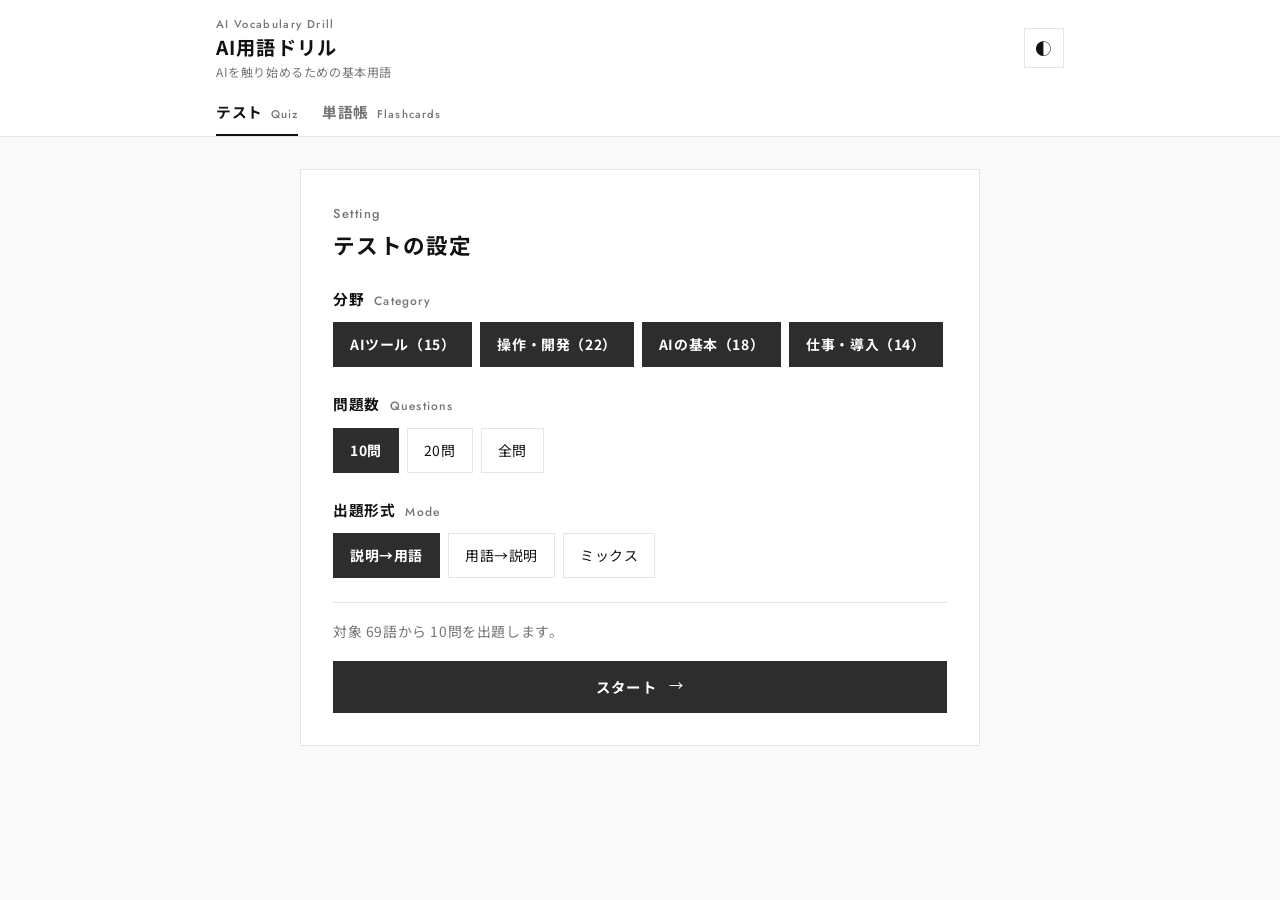
<file: index.html>
<!DOCTYPE html>
<html lang="ja">
<head>
  <meta charset="UTF-8">
  <meta name="viewport" content="width=device-width, initial-scale=1.0">
  <meta name="color-scheme" content="light dark">
  <title>AI用語ドリル</title>
  <!-- アイコン：タブ用（SVG）、iPhoneのホーム画面用（PNG）、Android用の設定 -->
  <link rel="icon" href="icon.svg" type="image/svg+xml">
  <link rel="apple-touch-icon" href="apple-touch-icon.png">
  <link rel="manifest" href="manifest.webmanifest">
  <meta name="apple-mobile-web-app-title" content="AI用語ドリル">
  <meta name="theme-color" content="#ffffff" media="(prefers-color-scheme: light)">
  <meta name="theme-color" content="#1d1d1d" media="(prefers-color-scheme: dark)">
  <!-- フォント：英字は Jost、日本語は Noto Sans JP -->
  <link rel="preconnect" href="https://fonts.googleapis.com">
  <link rel="preconnect" href="https://fonts.gstatic.com" crossorigin>
  <link rel="stylesheet" href="https://fonts.googleapis.com/css2?family=Jost:wght@400;500;600&family=Noto+Sans+JP:wght@400;500;700&display=swap">
  <link rel="stylesheet" href="style.css">
</head>
<body>
  <!-- ヘッダー：タイトル・タブ・テーマ切替 -->
  <header class="app-header">
    <div class="header-inner">
      <div class="brand">
        <p class="eyebrow">AI Vocabulary Drill</p>
        <h1 class="app-title">AI用語ドリル</h1>
        <p class="app-subtitle">AIを触り始めるための基本用語</p>
      </div>
      <button id="theme-toggle" class="icon-btn" type="button" aria-label="テーマ切替" title="ライト／ダーク切替">◐</button>
    </div>
    <nav class="tabs" role="tablist">
      <button class="tab is-active" type="button" role="tab" data-view="quiz" aria-selected="true">テスト<span class="en">Quiz</span></button>
      <button class="tab" type="button" role="tab" data-view="cards" aria-selected="false">単語帳<span class="en">Flashcards</span></button>
    </nav>
  </header>

  <main class="container">
    <!-- 読み込みエラー表示 -->
    <p id="load-error" class="notice notice-error" hidden></p>

    <!-- ===== テスト ===== -->
    <section id="view-quiz" class="view">

      <!-- 設定画面 -->
      <div id="quiz-setup" class="panel">
        <p class="eyebrow">Setting</p>
        <h2 class="panel-title">テストの設定</h2>

        <fieldset class="field">
          <legend>分野<span class="en">Category</span></legend>
          <div id="category-options" class="chip-group"></div>
        </fieldset>

        <fieldset class="field">
          <legend>問題数<span class="en">Questions</span></legend>
          <div class="chip-group">
            <label class="chip"><input type="radio" name="count" value="10" checked><span>10問</span></label>
            <label class="chip"><input type="radio" name="count" value="20"><span>20問</span></label>
            <label class="chip"><input type="radio" name="count" value="all"><span>全問</span></label>
          </div>
        </fieldset>

        <fieldset class="field">
          <legend>出題形式<span class="en">Mode</span></legend>
          <div class="chip-group">
            <label class="chip"><input type="radio" name="mode" value="d2t" checked><span>説明→用語</span></label>
            <label class="chip"><input type="radio" name="mode" value="t2d"><span>用語→説明</span></label>
            <label class="chip"><input type="radio" name="mode" value="mix"><span>ミックス</span></label>
          </div>
        </fieldset>

        <p id="setup-summary" class="muted"></p>
        <button id="start-btn" class="btn btn-primary btn-block btn-arrow" type="button">スタート</button>
      </div>

      <!-- 出題画面 -->
      <div id="quiz-play" class="panel" hidden>
        <div class="progress-row">
          <p class="eyebrow">Question<span id="progress-text" class="progress-text"></span></p>
          <button id="quit-btn" class="btn-link" type="button">中断する</button>
        </div>
        <div class="progress"><div id="progress-bar" class="progress-bar"></div></div>

        <span id="q-category" class="badge"></span>
        <p id="q-label" class="q-label"></p>
        <div id="q-text" class="q-text"></div>

        <div id="options" class="options"></div>

        <!-- 回答後の解説 -->
        <div id="feedback" class="feedback" hidden>
          <p id="feedback-result" class="feedback-result"></p>
          <div class="feedback-term">
            <strong id="fb-term"></strong>
            <span id="fb-english" class="english"></span>
          </div>
          <h3 class="feedback-heading">解説</h3>
          <p id="fb-definition"></p>
          <h3 class="feedback-heading">使い方・例</h3>
          <p id="fb-example"></p>
          <button id="next-btn" class="btn btn-primary btn-block btn-arrow" type="button">次へ</button>
        </div>
      </div>

      <!-- 結果画面 -->
      <div id="quiz-result" class="panel" hidden>
        <p class="eyebrow">Result</p>
        <h2 class="panel-title">結果</h2>
        <div class="score">
          <span id="score-rate" class="score-rate"></span>
          <span id="score-detail" class="muted"></span>
        </div>

        <h3 class="section-heading">分野別正答率<span class="en">By Category</span></h3>
        <ul id="category-stats" class="stats"></ul>

        <div id="wrong-section">
          <h3 class="section-heading">間違えた用語<span class="en">Review</span></h3>
          <ul id="wrong-list" class="wrong-list"></ul>
        </div>

        <div class="btn-row">
          <button id="retry-wrong-btn" class="btn btn-primary btn-arrow" type="button">間違えた問題だけ再挑戦</button>
          <button id="back-setup-btn" class="btn btn-outline" type="button">設定に戻る</button>
        </div>
      </div>
    </section>

    <!-- ===== 単語帳 ===== -->
    <section id="view-cards" class="view" hidden>
      <div class="cards-head">
        <p class="eyebrow">Flashcards</p>
        <h2 class="panel-title">単語帳</h2>
      </div>
      <div class="cards-toolbar">
        <select id="card-category" class="select" aria-label="分野で絞り込み">
          <option value="all">すべての分野</option>
        </select>
        <label class="switch">
          <input id="only-unlearned" type="checkbox">
          <span>未習得のみ</span>
        </label>
      </div>
      <p id="learned-count" class="muted"></p>
      <div id="card-grid" class="card-grid"></div>
      <p id="cards-empty" class="notice" hidden>表示する用語はありません。すべて覚えました！</p>
    </section>
  </main>

  <!-- キャラクターの吹き出し（正解・覚えた・結果などで登場。タップで閉じる） -->
  <div id="mascot" class="mascot" role="status" aria-live="polite" hidden>
    <div id="mascot-char" class="mascot-char" aria-hidden="true"></div>
    <div class="mascot-bubble">
      <b id="mascot-label" class="mascot-label"></b>
      <span id="mascot-text" class="mascot-text"></span>
    </div>
  </div>

  <script src="app.js"></script>
</body>
</html>
</file>
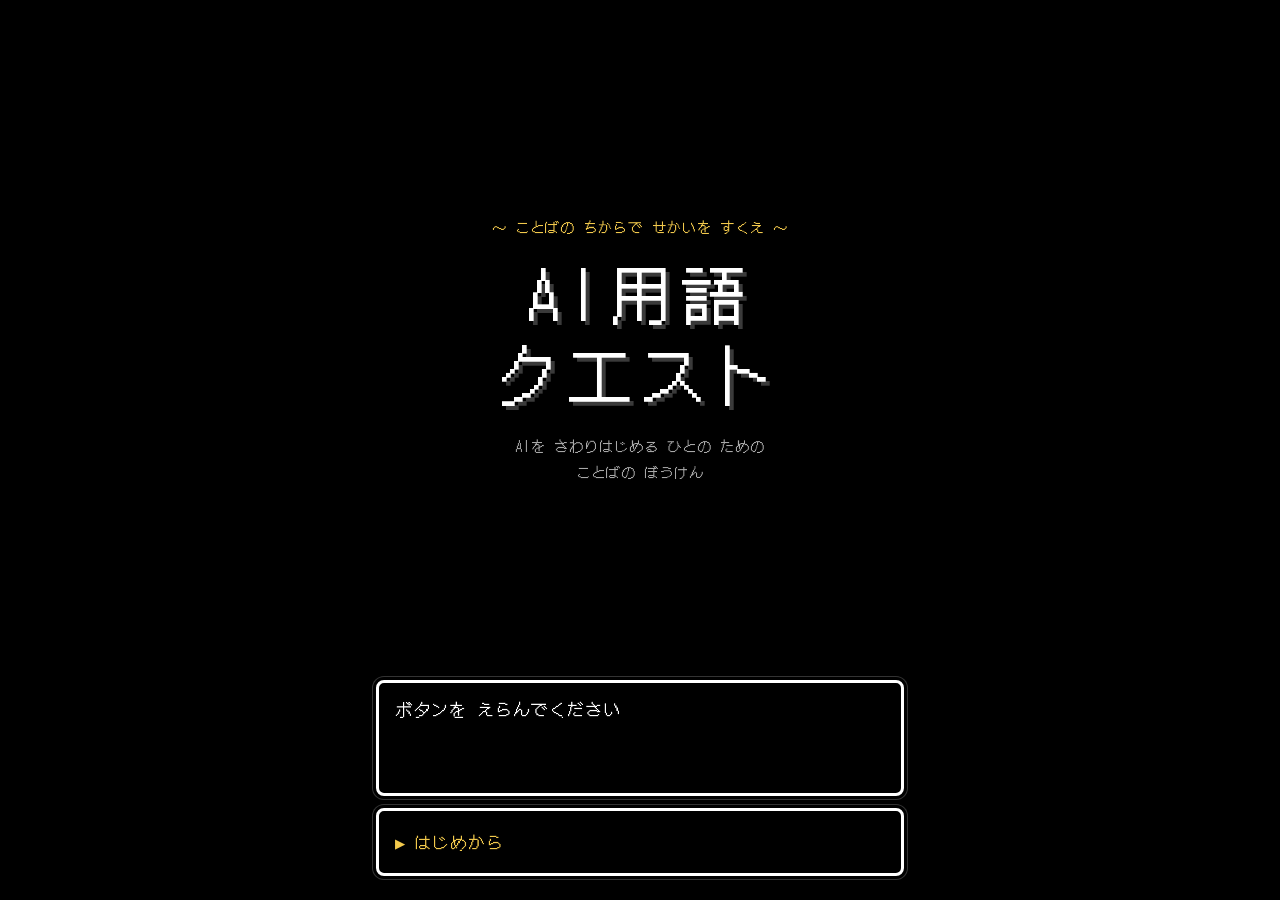
<file: rpg/index.html>
<!DOCTYPE html>
<html lang="ja">
<head>
  <meta charset="UTF-8">
  <meta name="viewport" content="width=device-width, initial-scale=1.0">
  <meta name="color-scheme" content="dark">
  <meta name="theme-color" content="#000000">
  <title>AI用語クエスト</title>
  <!-- アイコン：タブ用（SVG）、iPhoneのホーム画面用（PNG）、Android用の設定。本家とは別のRPG版専用 -->
  <link rel="icon" href="icon.svg" type="image/svg+xml">
  <link rel="apple-touch-icon" href="apple-touch-icon.png">
  <link rel="manifest" href="manifest.webmanifest">
  <meta name="apple-mobile-web-app-title" content="AI用語クエスト">
  <!-- ドット文字のフォント -->
  <link rel="preconnect" href="https://fonts.googleapis.com">
  <link rel="preconnect" href="https://fonts.gstatic.com" crossorigin>
  <link rel="stylesheet" href="https://fonts.googleapis.com/css2?family=DotGothic16&display=swap">
  <link rel="stylesheet" href="style.css">
</head>
<body>
  <main id="game" class="game">
    <!-- 読み込みエラー -->
    <p id="load-error" class="window" hidden></p>

    <!-- タイトル -->
    <section id="screen-title" class="screen" hidden>
      <div class="title-logo">
        <p class="title-sub">〜 ことばの ちからで せかいを すくえ 〜</p>
        <h1 class="title-main">AI用語<br>クエスト</h1>
        <p class="title-copy">AIを さわりはじめる ひとの ための<br>ことばの ぼうけん</p>
      </div>
    </section>

    <!-- 名前入力 -->
    <section id="screen-name" class="screen" hidden>
      <form id="name-form" class="window name-window">
        <label for="name-input">あなたの なまえを おしえてください</label>
        <input id="name-input" class="name-input" type="text" maxlength="6" autocomplete="off" placeholder="ゆうしゃ">
        <button class="name-submit" type="submit">▶ けってい</button>
      </form>
    </section>

    <!-- ワールドマップ -->
    <section id="screen-map" class="screen" hidden>
      <div id="map-status" class="window status-window"></div>
      <ol id="map-areas" class="map-areas"></ol>
    </section>

    <!-- 戦闘 -->
    <section id="screen-battle" class="screen" hidden>
      <div id="battle-status" class="window status-window status-compact"></div>
      <div class="field">
        <p id="area-name" class="area-name"></p>
        <div id="monster" class="monster"></div>
        <p id="monster-name" class="monster-name"></p>
        <p id="monster-hp" class="monster-hp" aria-label="モンスターの のこりHP"></p>
      </div>
      <div id="question" class="window question-window" hidden>
        <p id="question-label" class="question-label"></p>
        <p id="question-text" class="question-text"></p>
      </div>
    </section>

    <!-- エンディング -->
    <section id="screen-ending" class="screen" hidden>
      <div class="title-logo">
        <p class="title-sub">〜 CONGRATULATIONS 〜</p>
        <h1 class="title-main">へいわが<br>もどった</h1>
      </div>
      <div id="ending-status" class="window status-window"></div>
    </section>

    <!-- メッセージとコマンド（どの画面でも共通で使う） -->
    <div id="message" class="window message-window" hidden>
      <p id="message-text" class="message-text"></p>
      <span class="message-next" aria-hidden="true">▼</span>
    </div>
    <div id="commands" class="window command-window" role="menu" hidden></div>
  </main>

  <script src="app.js"></script>
</body>
</html>
</file>
<file: style.css>
/*
  デザインの考え方
  - モノトーン（白・薄いグレー・黒）が基本。差し色はオレンジとティールを細い線や正誤表示にだけ使う
  - 英字は Jost、日本語は Noto Sans JP。見出しの上に小さな英字ラベル（eyebrow）を置く
  - 角は丸めず、1px の罫線で区切る
*/

/* ===== カラー定義（ライト） ===== */
:root {
  --bg: #f9f9f9;
  --surface: #ffffff;
  --surface-2: #f4f4f2;
  --text: #121212;
  --muted: #757575;
  --faint: #c7c7c7;
  --line: #e5e5e5;
  --ink: #2d2d2d;          /* 塗りボタン */
  --ink-text: #ffffff;     /* 塗りボタンの文字 */
  --accent: #e8623c;       /* オレンジ（進捗バーなどの差し色） */
  --accent-2: #f2a03c;
  --ok: #3fb6a8;           /* ティール（正解） */
  --ok-text: #1f8277;
  --ok-soft: #eef8f6;
  --ng: #e8623c;           /* オレンジ（不正解） */
  --ng-text: #c24a26;
  --ng-soft: #fdf1ec;
  --char-body: #131313;    /* キャラクター：ビットの体 */
  --char-face: #ffffff;    /* キャラクター：ビットの顔 */
  --char-fill: #ffffff;    /* キャラクター：フキダシの中 */
  --char-line: #131313;    /* キャラクター：フキダシの線 */
  --font-en: "Jost", "Noto Sans JP", sans-serif;
  --font-ja: "Noto Sans JP", "Hiragino Sans", "Hiragino Kaku Gothic ProN", "Yu Gothic", sans-serif;
  --ease: cubic-bezier(0.4, 0.4, 0, 1);
  color-scheme: light;
}

/* ===== カラー定義（ダーク） ===== */
/* OS設定がダークで、手動でライト指定されていない場合 */
@media (prefers-color-scheme: dark) {
  :root:not([data-theme="light"]) {
    --bg: #131313;
    --surface: #1d1d1d;
    --surface-2: #252525;
    --text: #f0f0ea;
    --muted: #a9a9a4;
    --faint: #565656;
    --line: #333333;
    --ink: #f0f0ea;
    --ink-text: #131313;
    --ok-text: #5fcfc1;
    --ok-soft: rgba(63, 182, 168, 0.12);
    --ng-text: #f0875f;
    --ng-soft: rgba(232, 98, 60, 0.12);
    --char-body: #f0f0ea;
    --char-face: #131313;
    --char-fill: #1d1d1d;
    --char-line: #f0f0ea;
    color-scheme: dark;
  }
}
/* 手動でダーク指定した場合 */
:root[data-theme="dark"] {
  --bg: #131313;
  --surface: #1d1d1d;
  --surface-2: #252525;
  --text: #f0f0ea;
  --muted: #a9a9a4;
  --faint: #565656;
  --line: #333333;
  --ink: #f0f0ea;
  --ink-text: #131313;
  --ok-text: #5fcfc1;
  --ok-soft: rgba(63, 182, 168, 0.12);
  --ng-text: #f0875f;
  --ng-soft: rgba(232, 98, 60, 0.12);
  --char-body: #f0f0ea;
  --char-face: #131313;
  --char-fill: #1d1d1d;
  --char-line: #f0f0ea;
  color-scheme: dark;
}

/* ===== ベース ===== */
*,
*::before,
*::after {
  box-sizing: border-box;
}

body {
  margin: 0;
  background: var(--bg);
  color: var(--text);
  font-family: var(--font-ja);
  font-size: 15px;
  line-height: 1.8;
  letter-spacing: 0.04em;
  -webkit-text-size-adjust: 100%;
  -webkit-font-smoothing: antialiased;
}

[hidden] {
  display: none !important;
}

button {
  font: inherit;
  color: inherit;
  letter-spacing: inherit;
}

.muted {
  color: var(--muted);
  font-size: 0.87rem;
}

/* 見出しの上に置く小さな英字ラベル */
.eyebrow {
  margin: 0 0 4px;
  font-family: var(--font-en);
  font-size: 0.8rem;
  font-weight: 500;
  letter-spacing: 0.12em;
  color: var(--muted);
}

/* 日本語の横に添える英字 */
.en {
  margin-left: 10px;
  font-family: var(--font-en);
  font-size: 0.75rem;
  font-weight: 500;
  letter-spacing: 0.1em;
  color: var(--muted);
}

.english {
  font-family: var(--font-en);
  color: var(--muted);
  letter-spacing: 0.06em;
}

/* ===== ヘッダー ===== */
.app-header {
  position: sticky;
  top: 0;
  z-index: 10;
  background: var(--surface);
  border-bottom: 1px solid var(--line);
}

.header-inner {
  max-width: 880px;
  margin: 0 auto;
  padding: 14px 16px 6px;
  display: flex;
  align-items: center;
  justify-content: space-between;
  gap: 12px;
}

.brand .eyebrow {
  font-size: 0.7rem;
  margin: 0;
}

.app-title {
  margin: 0;
  font-size: 1.2rem;
  font-weight: 700;
  letter-spacing: 0.06em;
  line-height: 1.4;
}

.app-subtitle {
  margin: 0;
  font-size: 0.75rem;
  color: var(--muted);
}

.icon-btn {
  flex: none;
  width: 40px;
  height: 40px;
  border: 1px solid var(--line);
  border-radius: 0;
  background: var(--surface);
  cursor: pointer;
  font-size: 1.05rem;
  transition: background 0.3s var(--ease), color 0.3s var(--ease);
}

.icon-btn:hover {
  background: var(--ink);
  color: var(--ink-text);
}

.tabs {
  max-width: 880px;
  margin: 0 auto;
  padding: 0 16px;
  display: flex;
  gap: 24px;
}

.tab {
  padding: 10px 0 9px;
  border: none;
  border-bottom: 2px solid transparent;
  background: none;
  color: var(--muted);
  cursor: pointer;
  font-weight: 700;
  font-size: 0.92rem;
  transition: color 0.3s var(--ease), border-color 0.3s var(--ease);
}

.tab .en {
  margin-left: 8px;
  font-size: 0.7rem;
}

.tab:hover {
  color: var(--text);
}

.tab.is-active {
  color: var(--text);
  border-bottom-color: var(--text);
}

/* ===== レイアウト ===== */
.container {
  max-width: 880px;
  margin: 0 auto;
  padding: 32px 16px 64px;
}

.panel {
  max-width: 680px;
  margin: 0 auto;
  background: var(--surface);
  border: 1px solid var(--line);
  padding: 32px;
}

.panel-title {
  margin: 0 0 24px;
  font-size: 1.35rem;
  font-weight: 700;
  letter-spacing: 0.06em;
  line-height: 1.5;
}

.notice {
  background: var(--surface);
  border: 1px solid var(--line);
  padding: 16px;
  text-align: center;
}

.notice-error {
  background: var(--ng-soft);
  border-color: var(--ng);
  color: var(--ng-text);
  text-align: left;
}

/* ===== ボタン ===== */
.btn {
  display: inline-flex;
  align-items: center;
  justify-content: center;
  gap: 12px;
  min-height: 52px;
  padding: 12px 24px;
  border: 1px solid var(--ink);
  border-radius: 0;
  background: var(--surface);
  color: var(--text);
  cursor: pointer;
  font-weight: 700;
  font-size: 0.9rem;
  letter-spacing: 0.08em;
  transition: background 0.4s var(--ease), color 0.4s var(--ease), opacity 0.2s;
}

.btn:hover:not(:disabled) {
  background: var(--ink);
  color: var(--ink-text);
}

.btn:disabled {
  opacity: 0.35;
  cursor: not-allowed;
}

.btn-primary {
  background: var(--ink);
  color: var(--ink-text);
}

.btn-primary:hover:not(:disabled) {
  background: var(--surface);
  color: var(--text);
}

/* 矢印付きボタン（ホバーで矢印が少し右へ） */
.btn-arrow::after {
  content: "→";
  font-family: var(--font-en);
  font-weight: 400;
  transition: transform 0.4s var(--ease);
}

.btn-arrow:hover:not(:disabled)::after {
  transform: translateX(4px);
}

.btn-block {
  width: 100%;
}

.btn-link {
  background: none;
  border: none;
  color: var(--muted);
  cursor: pointer;
  font-size: 0.8rem;
  padding: 4px 0;
  border-bottom: 1px solid var(--faint);
}

.btn-link:hover {
  color: var(--text);
  border-bottom-color: var(--text);
}

.btn-row {
  display: flex;
  flex-wrap: wrap;
  gap: 12px;
  margin-top: 32px;
}

.btn-row .btn {
  flex: 1 1 220px;
}

/* ===== 設定画面 ===== */
.field {
  border: none;
  margin: 0 0 24px;
  padding: 0;
}

.field legend {
  font-weight: 700;
  font-size: 0.92rem;
  margin-bottom: 10px;
  padding: 0;
}

.chip-group {
  display: flex;
  flex-wrap: wrap;
  gap: 8px;
}

.chip input {
  position: absolute;
  opacity: 0;
  pointer-events: none;
}

.chip span {
  display: inline-block;
  padding: 9px 16px;
  border: 1px solid var(--line);
  background: var(--surface);
  cursor: pointer;
  font-size: 0.87rem;
  user-select: none;
  transition: background 0.3s var(--ease), border-color 0.3s var(--ease), color 0.3s var(--ease);
}

.chip span:hover {
  border-color: var(--ink);
}

.chip input:checked + span {
  background: var(--ink);
  border-color: var(--ink);
  color: var(--ink-text);
  font-weight: 700;
}

.chip input:focus-visible + span {
  outline: 2px solid var(--accent);
  outline-offset: 2px;
}

#setup-summary {
  margin: 8px 0 16px;
  padding-top: 16px;
  border-top: 1px solid var(--line);
}

/* ===== 出題画面 ===== */
.progress-row {
  display: flex;
  justify-content: space-between;
  align-items: center;
}

.progress-row .eyebrow {
  margin: 0;
}

.progress-text {
  margin-left: 12px;
  color: var(--text);
  font-weight: 600;
}

/* 進捗バー：オレンジのグラデーションの細い線 */
.progress {
  height: 3px;
  background: var(--line);
  margin: 10px 0 24px;
}

.progress-bar {
  height: 100%;
  width: 0;
  background: linear-gradient(90deg, var(--accent), var(--accent-2));
  transition: width 0.5s var(--ease);
}

.badge {
  display: inline-block;
  font-size: 0.72rem;
  font-weight: 700;
  letter-spacing: 0.08em;
  padding: 2px 10px;
  border: 1px solid var(--line);
  color: var(--muted);
}

.q-label {
  margin: 16px 0 6px;
  color: var(--muted);
  font-size: 0.82rem;
}

.q-text {
  font-size: 1.05rem;
  font-weight: 500;
  line-height: 1.9;
  margin-bottom: 24px;
}

.q-text .q-term {
  display: block;
  font-size: 1.6rem;
  font-weight: 700;
  line-height: 1.4;
  letter-spacing: 0.06em;
}

.q-text .q-english {
  display: block;
  margin-top: 4px;
  font-family: var(--font-en);
  color: var(--muted);
  font-size: 0.9rem;
  font-weight: 400;
  letter-spacing: 0.08em;
}

.options {
  display: grid;
  gap: 8px;
}

.option {
  display: flex;
  gap: 14px;
  align-items: flex-start;
  width: 100%;
  text-align: left;
  padding: 14px 16px;
  border: 1px solid var(--line);
  border-radius: 0;
  background: var(--surface);
  cursor: pointer;
  line-height: 1.7;
  font-size: 0.92rem;
  transition: background 0.3s var(--ease), border-color 0.3s var(--ease);
}

.option:hover:not(:disabled) {
  border-color: var(--ink);
}

.option:disabled {
  cursor: default;
}

.option-key {
  flex: none;
  min-width: 18px;
  font-family: var(--font-en);
  font-size: 0.85rem;
  font-weight: 600;
  color: var(--faint);
  padding-top: 1px;
}

.option-key::before {
  content: "0";
}

.option.is-correct {
  border-color: var(--ok);
  background: var(--ok-soft);
  box-shadow: inset 3px 0 0 var(--ok);
}

.option.is-correct .option-key {
  color: var(--ok-text);
}

.option.is-wrong {
  border-color: var(--ng);
  background: var(--ng-soft);
  box-shadow: inset 3px 0 0 var(--ng);
}

.option.is-wrong .option-key {
  color: var(--ng-text);
}

.feedback {
  margin-top: 28px;
  padding-top: 24px;
  border-top: 1px solid var(--line);
}

.feedback-result {
  margin: 0 0 12px;
  font-weight: 700;
  font-size: 1.05rem;
  letter-spacing: 0.08em;
}

/* 正誤の上に英字ラベルと短い色線を添える */
.feedback-result::before {
  display: block;
  width: fit-content;
  margin-bottom: 6px;
  padding-bottom: 4px;
  border-bottom: 2px solid currentColor;
  font-family: var(--font-en);
  font-size: 0.72rem;
  font-weight: 500;
  letter-spacing: 0.14em;
}

.feedback-result.ok {
  color: var(--ok-text);
}

.feedback-result.ok::before {
  content: "Correct";
}

.feedback-result.ng {
  color: var(--ng-text);
}

.feedback-result.ng::before {
  content: "Incorrect";
}

.feedback-term {
  display: flex;
  flex-wrap: wrap;
  gap: 2px 12px;
  align-items: baseline;
}

.feedback-term strong {
  font-size: 1.2rem;
  letter-spacing: 0.06em;
}

.feedback-term .english {
  font-size: 0.85rem;
}

.feedback-heading {
  margin: 18px 0 4px;
  font-size: 0.75rem;
  font-weight: 700;
  letter-spacing: 0.1em;
  color: var(--muted);
}

.feedback p {
  margin: 0;
  font-size: 0.92rem;
}

.feedback .btn {
  margin-top: 28px;
}

/* ===== 結果画面 ===== */
.score {
  display: flex;
  align-items: baseline;
  gap: 16px;
  flex-wrap: wrap;
  padding-bottom: 24px;
  border-bottom: 1px solid var(--line);
}

.score-rate {
  font-family: var(--font-en);
  font-size: 3.6rem;
  font-weight: 500;
  letter-spacing: 0.02em;
  line-height: 1.1;
}

.section-heading {
  font-size: 0.95rem;
  font-weight: 700;
  margin: 32px 0 14px;
}

.stats {
  list-style: none;
  margin: 0;
  padding: 0;
  display: grid;
  gap: 16px;
}

.stat-head {
  display: flex;
  justify-content: space-between;
  gap: 12px;
  font-size: 0.87rem;
}

.stat-head span:last-child {
  font-family: var(--font-en);
  font-weight: 500;
}

.stat-bar {
  height: 3px;
  background: var(--line);
  margin-top: 6px;
}

.stat-bar > div {
  height: 100%;
  background: var(--ink);
}

.wrong-list {
  list-style: none;
  margin: 0;
  padding: 0;
  border-top: 1px solid var(--line);
}

.wrong-list li {
  padding: 14px 0;
  border-bottom: 1px solid var(--line);
  font-size: 0.85rem;
  color: var(--muted);
}

.wrong-list strong {
  display: block;
  color: var(--text);
  font-size: 0.92rem;
  margin-bottom: 2px;
}

/* ===== 単語帳 ===== */
.cards-head .panel-title {
  margin-bottom: 20px;
}

.cards-toolbar {
  display: flex;
  flex-wrap: wrap;
  gap: 12px 20px;
  align-items: center;
}

.select {
  min-height: 44px;
  padding: 8px 36px 8px 14px;
  border: 1px solid var(--line);
  border-radius: 0;
  background: var(--surface);
  color: var(--text);
  font: inherit;
  font-size: 0.87rem;
  letter-spacing: 0.04em;
  cursor: pointer;
}

.switch {
  display: inline-flex;
  align-items: center;
  gap: 8px;
  cursor: pointer;
  user-select: none;
  font-size: 0.87rem;
}

.switch input {
  width: 18px;
  height: 18px;
  accent-color: var(--ink);
}

#learned-count {
  margin: 14px 0 18px;
  font-family: var(--font-en), var(--font-ja);
}

.card-grid {
  display: grid;
  grid-template-columns: repeat(auto-fill, minmax(250px, 1fr));
  gap: 16px;
}

.card {
  display: flex;
  flex-direction: column;
}

/* 裏返し用の3D表示 */
.card-flip {
  perspective: 1200px;
  cursor: pointer;
  min-height: 230px;
}

.card-flip:focus-visible {
  outline: 2px solid var(--accent);
  outline-offset: 2px;
}

.card-inner {
  position: relative;
  width: 100%;
  height: 100%;
  min-height: 230px;
  transition: transform 0.6s var(--ease);
  transform-style: preserve-3d;
}

.card.is-flipped .card-inner {
  transform: rotateY(180deg);
}

.card-face {
  position: absolute;
  inset: 0;
  backface-visibility: hidden;
  -webkit-backface-visibility: hidden;
  background: var(--surface);
  border: 1px solid var(--line);
  padding: 20px;
  display: flex;
  flex-direction: column;
  overflow-y: auto;
}

.card-front {
  justify-content: center;
  align-items: center;
  text-align: center;
  gap: 6px;
  transition: border-color 0.3s var(--ease);
}

.card-flip:hover .card-front {
  border-color: var(--ink);
}

.card-front .badge {
  position: absolute;
  top: 14px;
  left: 14px;
  font-size: 0.68rem;
}

.card-term {
  font-size: 1.3rem;
  font-weight: 700;
  line-height: 1.5;
  letter-spacing: 0.06em;
}

.card-english {
  font-family: var(--font-en);
  font-size: 0.82rem;
  letter-spacing: 0.08em;
}

.card-hint {
  position: absolute;
  bottom: 12px;
  font-family: var(--font-en);
  font-size: 0.68rem;
  letter-spacing: 0.14em;
  color: var(--faint);
}

.card-back {
  transform: rotateY(180deg);
  font-size: 0.85rem;
  line-height: 1.75;
}

.card-back h4 {
  margin: 0 0 2px;
  font-size: 0.7rem;
  font-weight: 700;
  letter-spacing: 0.1em;
  color: var(--muted);
}

.card-back p {
  margin: 0 0 12px;
}

/* 覚えたカードは上辺にティールの線 */
.card.is-learned .card-face {
  box-shadow: inset 0 3px 0 var(--ok);
}

.learn-btn {
  min-height: 44px;
  margin-top: -1px;
  padding: 8px 12px;
  font-size: 0.82rem;
  border-color: var(--line);
  color: var(--muted);
}

.learn-btn:hover:not(:disabled) {
  border-color: var(--ink);
}

.card.is-learned .learn-btn {
  background: var(--ok-soft);
  border-color: var(--ok);
  color: var(--ok-text);
}

.card.is-learned .learn-btn:hover {
  background: var(--ok-soft);
  color: var(--ok-text);
}

/* ===== キャラクター ===== */
/* ヘッダーのすぐ下・右寄せで登場し、しばらくすると消える。タップでも閉じる */
.mascot {
  position: fixed;
  top: var(--mascot-top, 16px);
  right: 16px;
  z-index: 20;
  display: flex;
  align-items: center;
  gap: 12px;
  width: max-content;
  max-width: min(380px, calc(100vw - 32px));
  padding: 10px 16px 10px 10px;
  background: var(--surface);
  border: 1px solid var(--line);
  box-shadow: 0 10px 30px rgba(0, 0, 0, 0.1);
  cursor: pointer;
}

.mascot.is-showing {
  animation: mascot-in 0.45s var(--ease) both;
}

.mascot.is-leaving {
  animation: mascot-out 0.25s var(--ease) both;
}

.mascot-char {
  flex: none;
  width: 60px;
  height: 60px;
}

.mascot-char svg {
  display: block;
  width: 100%;
  height: 100%;
  overflow: visible;
}

/* うれしいときはジャンプ、残念なときはゆらゆら */
.mascot.is-showing[data-mood="happy"] .mascot-char {
  animation: mascot-jump 0.7s var(--ease) 0.15s both;
}

.mascot.is-showing[data-mood="sad"] .mascot-char {
  animation: mascot-sway 0.9s ease-in-out 0.15s both;
}

.mascot-bubble {
  display: flex;
  flex-direction: column;
  min-width: 0;
  font-size: 0.87rem;
  line-height: 1.6;
}

.mascot-label {
  font-family: var(--font-en);
  font-size: 0.68rem;
  font-weight: 600;
  letter-spacing: 0.14em;
  color: var(--muted);
}

.mascot[data-tone="ok"] .mascot-label {
  color: var(--ok-text);
}

.mascot[data-tone="ng"] .mascot-label {
  color: var(--ng-text);
}

/* 特別な場面の見出しはオレンジのグラデーション文字 */
.mascot[data-tone="special"] .mascot-label {
  background: linear-gradient(90deg, var(--accent), var(--accent-2));
  -webkit-background-clip: text;
  background-clip: text;
  color: transparent;
}

.mascot[data-tone="special"] {
  border-color: var(--accent);
}

@keyframes mascot-in {
  from {
    opacity: 0;
    transform: translateY(-14px);
  }
  to {
    opacity: 1;
    transform: none;
  }
}

@keyframes mascot-out {
  to {
    opacity: 0;
    transform: translateY(-8px);
  }
}

@keyframes mascot-jump {
  0% { transform: none; }
  35% { transform: translateY(-10px) rotate(-5deg); }
  65% { transform: none; }
  80% { transform: translateY(-3px); }
  100% { transform: none; }
}

@keyframes mascot-sway {
  0% { transform: none; }
  25% { transform: rotate(-6deg); }
  55% { transform: rotate(5deg); }
  80% { transform: rotate(-2deg); }
  100% { transform: none; }
}

/* ===== スマホ向け調整 ===== */
@media (max-width: 480px) {
  /* 画面幅いっぱいに出す */
  .mascot {
    left: 16px;
    width: auto;
  }

  .mascot-char {
    width: 52px;
    height: 52px;
  }

  /* ヘッダーを低くして、問題を表示する面積を広く取る */
  .header-inner {
    padding-top: 10px;
    padding-bottom: 2px;
  }

  .brand .eyebrow {
    display: none;
  }

  .app-title {
    font-size: 1.05rem;
  }

  .icon-btn {
    width: 36px;
    height: 36px;
  }

  .tab {
    padding: 8px 0 7px;
  }

  .container {
    padding-top: 24px;
  }

  .panel {
    padding: 22px 18px;
  }

  .panel-title {
    font-size: 1.2rem;
  }

  .score-rate {
    font-size: 3rem;
  }

  .card-grid {
    grid-template-columns: 1fr;
  }

  .cards-toolbar .select {
    flex: 1 1 100%;
  }

  .tab .en {
    display: none;
  }
}

/* 動きを減らす設定の人向け */
@media (prefers-reduced-motion: reduce) {
  *,
  *::before,
  *::after {
    transition: none !important;
    animation: none !important;
  }
}
</file>
<file: rpg/style.css>
/*
  デザインの考え方（昔ながらのRPG風）
  - 黒い画面に、白い枠のウィンドウ。文字はドット風フォント（DotGothic16）
  - 選択肢は ▶ カーソルで選ぶコマンド式。メッセージは1文字ずつ表示
  - ゲーム画面なので常に暗い配色（ライト／ダークの切替はしない）
*/

:root {
  --bg: #000000;
  --text: #ffffff;
  --muted: #a8a8a8;
  --low: #f2a03c;     /* HPが少ないとき */
  --dead: #ff4d4d;    /* HPが0のとき */
  --gold: #f2c94c;
  --font: "DotGothic16", "Hiragino Kaku Gothic ProN", monospace;
  color-scheme: dark;
}

*,
*::before,
*::after {
  box-sizing: border-box;
}

html,
body {
  margin: 0;
  background: var(--bg);
  color: var(--text);
  font-family: var(--font);
  font-size: 17px;
  line-height: 1.7;
  letter-spacing: 0.06em;
  -webkit-text-size-adjust: 100%;
}

[hidden] {
  display: none !important;
}

button,
input {
  font: inherit;
  color: inherit;
  letter-spacing: inherit;
}

/* ===== 全体 ===== */
.game {
  max-width: 560px;
  min-height: 100vh;
  min-height: 100dvh;
  margin: 0 auto;
  padding: 16px 16px 24px;
  display: flex;
  flex-direction: column;
  gap: 12px;
}

.screen {
  display: flex;
  flex-direction: column;
  gap: 12px;
  flex: 1;
}

/* 白い枠のウィンドウ（外側に黒い縁取りを入れて、枠を二重に見せる） */
.window {
  margin: 0;
  background: #000;
  border: 3px solid var(--text);
  border-radius: 8px;
  box-shadow: 0 0 0 3px #000, 0 0 0 4px #333;
  padding: 12px 16px;
}

/* ===== タイトル ===== */
.title-logo {
  flex: 1;
  display: flex;
  flex-direction: column;
  align-items: center;
  justify-content: center;
  text-align: center;
  padding: 32px 0 16px;
}

.title-sub {
  margin: 0 0 12px;
  color: var(--gold);
  font-size: 0.85rem;
}

.title-main {
  margin: 0;
  font-size: clamp(2.6rem, 13vw, 3.8rem);
  font-weight: 400;
  line-height: 1.25;
  letter-spacing: 0.12em;
  text-shadow: 4px 4px 0 #3a3a3a;
}

.title-copy {
  margin: 20px 0 0;
  color: var(--muted);
  font-size: 0.85rem;
  line-height: 1.8;
}

/* ===== 名前入力 ===== */
.name-window {
  display: flex;
  flex-direction: column;
  gap: 14px;
  margin-top: 30vh;
}

.name-input {
  background: #000;
  border: none;
  border-bottom: 2px solid var(--text);
  padding: 6px 2px;
  font-size: 1.4rem;
  outline: none;
}

.name-input::placeholder {
  color: #555;
}

.name-submit {
  align-self: flex-end;
  background: none;
  border: none;
  padding: 4px 0;
  cursor: pointer;
}

.name-submit:hover,
.name-submit:focus-visible {
  color: var(--gold);
  outline: none;
}

/* ===== ステータス ===== */
.status-window p {
  margin: 0;
}

.status-name {
  border-bottom: 1px solid #555;
  margin-bottom: 4px !important;
  padding-bottom: 2px;
}

.status-row {
  display: flex;
  justify-content: space-between;
  gap: 16px;
}

.status-row span:first-child {
  color: var(--muted);
}

/* 戦闘中は横並びのコンパクト表示 */
.status-compact {
  display: flex;
  align-items: center;
  gap: 18px;
  flex-wrap: wrap;
  padding: 8px 16px;
}

.status-compact .status-name {
  border: none;
  margin: 0 !important;
  padding: 0;
}

.status-compact .status-row {
  gap: 8px;
}

.status-window.is-low {
  border-color: var(--low);
  color: var(--low);
}

.status-window.is-dead {
  border-color: var(--dead);
  color: var(--dead);
}

.status-window.is-low .status-row span:first-child,
.status-window.is-dead .status-row span:first-child {
  color: inherit;
}

/* ===== ワールドマップ ===== */
.map-areas {
  list-style: none;
  margin: 0;
  padding: 4px 0;
  display: grid;
  gap: 0;
}

/* エリアを点線でつないだ道のように見せる */
.map-area {
  position: relative;
  display: flex;
  justify-content: space-between;
  align-items: center;
  gap: 12px;
  padding: 10px 14px 10px 40px;
}

.map-area::before {
  content: "";
  position: absolute;
  left: 13px;
  top: 50%;
  width: 12px;
  height: 12px;
  transform: translateY(-50%);
  background: var(--text);
}

.map-area:not(:last-child)::after {
  content: "";
  position: absolute;
  left: 18px;
  top: calc(50% + 8px);
  height: calc(100% - 16px);
  border-left: 2px dotted #666;
}

.map-area.is-cleared::before {
  background: var(--gold);
}

.map-area.is-locked {
  color: #555;
}

.map-area.is-locked::before {
  background: #333;
}

.map-badge {
  font-size: 0.8rem;
  color: var(--gold);
}

.map-area.is-locked .map-badge {
  color: #555;
}

/* ===== 戦闘 ===== */
.field {
  display: flex;
  flex-direction: column;
  align-items: center;
  justify-content: flex-end;
  min-height: 250px;
  padding: 8px 0 4px;
}

.area-name {
  margin: 0 0 auto;
  align-self: flex-start;
  font-size: 0.8rem;
  color: var(--muted);
}

.monster {
  display: flex;
  align-items: flex-end;
  justify-content: center;
  min-height: 150px;
}

.monster svg {
  display: block;
  max-width: 100%;
  height: auto;
}

.monster-name {
  margin: 8px 0 0;
  font-size: 0.95rem;
}

.monster-hp {
  margin: 0;
  min-height: 1.4em;
  font-size: 0.8rem;
  letter-spacing: 0.2em;
  color: var(--gold);
}

.question-label {
  margin: 0 0 4px;
  font-size: 0.8rem;
  color: var(--gold);
}

.question-text {
  margin: 0;
}

.question-text.is-term span {
  display: block;
  font-size: 1.4rem;
}

.question-text.is-term small {
  display: block;
  color: var(--muted);
  font-size: 0.85rem;
}

/* ===== メッセージ ===== */
.message-window {
  position: relative;
  min-height: 116px;
  cursor: pointer;
  user-select: none;
}

.message-text {
  margin: 0;
  white-space: pre-line;
}

.message-next {
  position: absolute;
  right: 14px;
  bottom: 6px;
  font-size: 0.8rem;
  visibility: hidden;
}

.message-window.can-next .message-next {
  visibility: visible;
  animation: blink 0.9s steps(1) infinite;
}

/* ===== コマンド ===== */
.command-window {
  display: grid;
  gap: 2px;
  padding: 10px 12px;
}

.cmd {
  display: flex;
  gap: 8px;
  align-items: flex-start;
  width: 100%;
  padding: 8px 4px;
  background: none;
  border: none;
  text-align: left;
  line-height: 1.55;
  cursor: pointer;
}

.cmd + .cmd {
  border-top: 1px dashed #333;
}

.cmd-cursor {
  flex: none;
  visibility: hidden;
  animation: blink 0.9s steps(1) infinite;
}

.cmd.is-focused .cmd-cursor {
  visibility: visible;
}

.cmd.is-focused {
  color: var(--gold);
}

/* 最後の「にげる」「もどる」は少し控えめに */
.cmd:last-child:not(:first-child) .cmd-label {
  color: var(--muted);
}

.cmd.is-focused:last-child .cmd-label {
  color: var(--gold);
}

.cmd:focus-visible {
  outline: 1px dashed var(--gold);
}

/* ===== 演出 ===== */
.monster.is-appear {
  animation: appear 0.5s steps(5) both;
}

.monster.is-hit {
  animation: hit 0.45s steps(1) both;
}

.monster.is-defeated {
  animation: defeated 0.7s steps(7) both;
}

.game.is-shake {
  animation: shake 0.4s steps(8) both;
}

@keyframes blink {
  50% { opacity: 0; }
}

@keyframes appear {
  from { opacity: 0; }
  to { opacity: 1; }
}

/* ダメージを受けたモンスターは点滅する */
@keyframes hit {
  0%, 40%, 80% { opacity: 0; }
  20%, 60%, 100% { opacity: 1; }
}

@keyframes defeated {
  from { opacity: 1; filter: brightness(1); }
  to { opacity: 0; filter: brightness(3); }
}

/* 攻撃を受けると画面がゆれる */
@keyframes shake {
  0%, 100% { transform: none; }
  25% { transform: translate(-6px, 2px); }
  50% { transform: translate(5px, -2px); }
  75% { transform: translate(-3px, 1px); }
}

/* ===== スマホ向け ===== */
@media (max-width: 420px) {
  html,
  body {
    font-size: 16px;
  }

  .field {
    min-height: 210px;
  }

  .monster {
    min-height: 120px;
  }

  .monster svg {
    width: auto;
    max-height: 140px;
  }
}

@media (prefers-reduced-motion: reduce) {
  *,
  *::before,
  *::after {
    animation: none !important;
    transition: none !important;
  }
}
</file>
